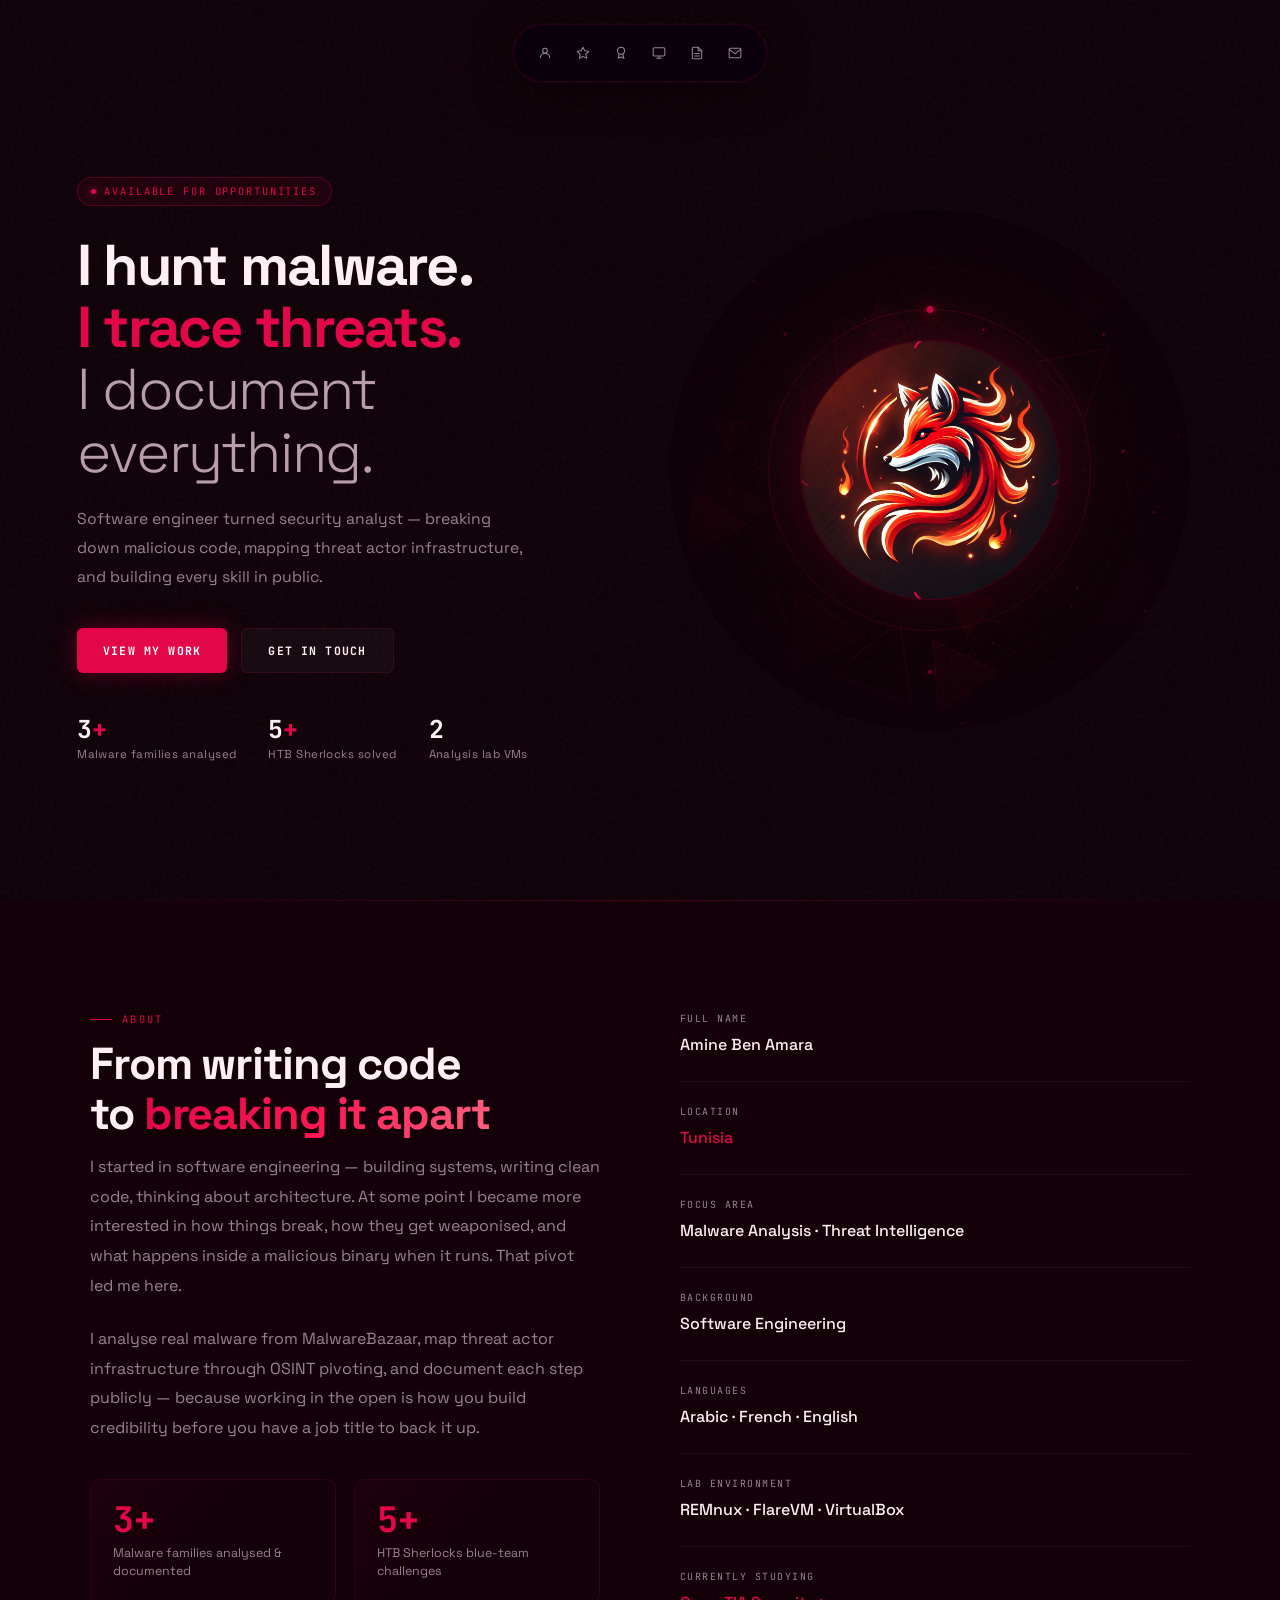
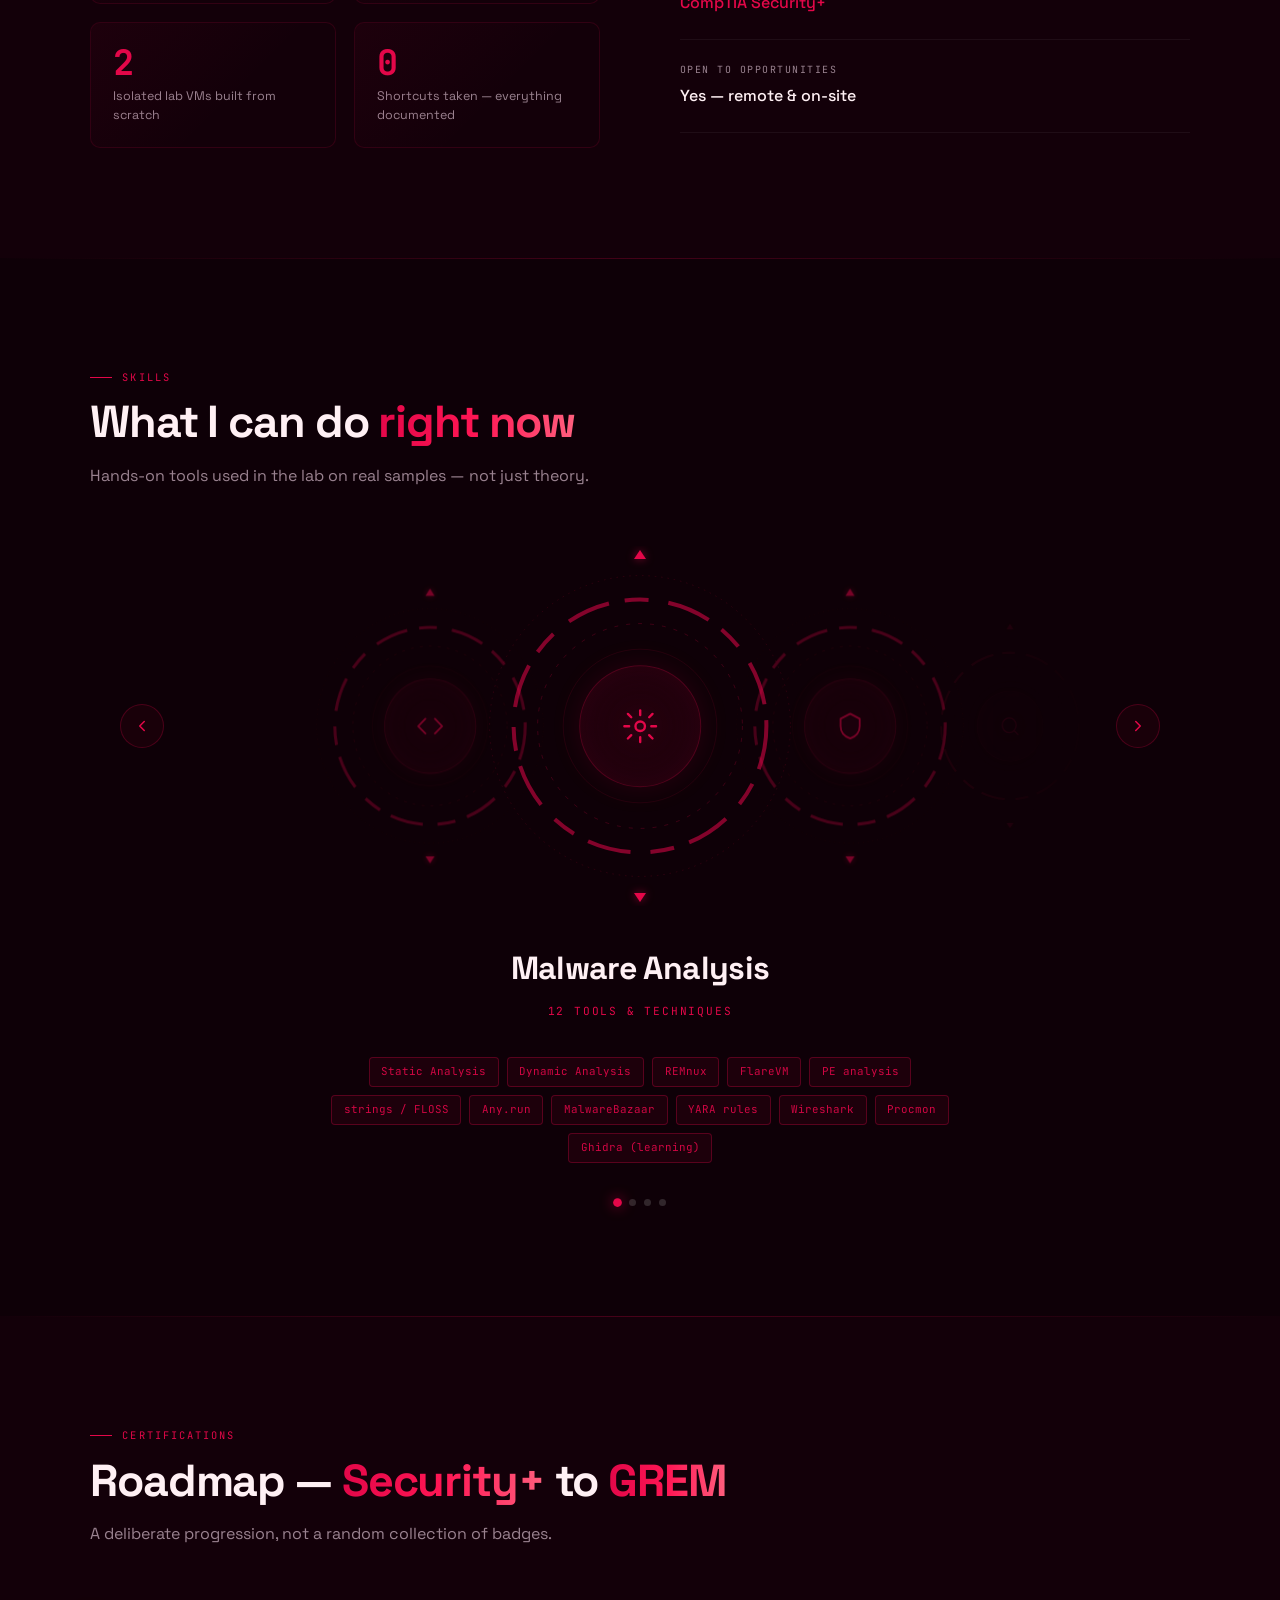
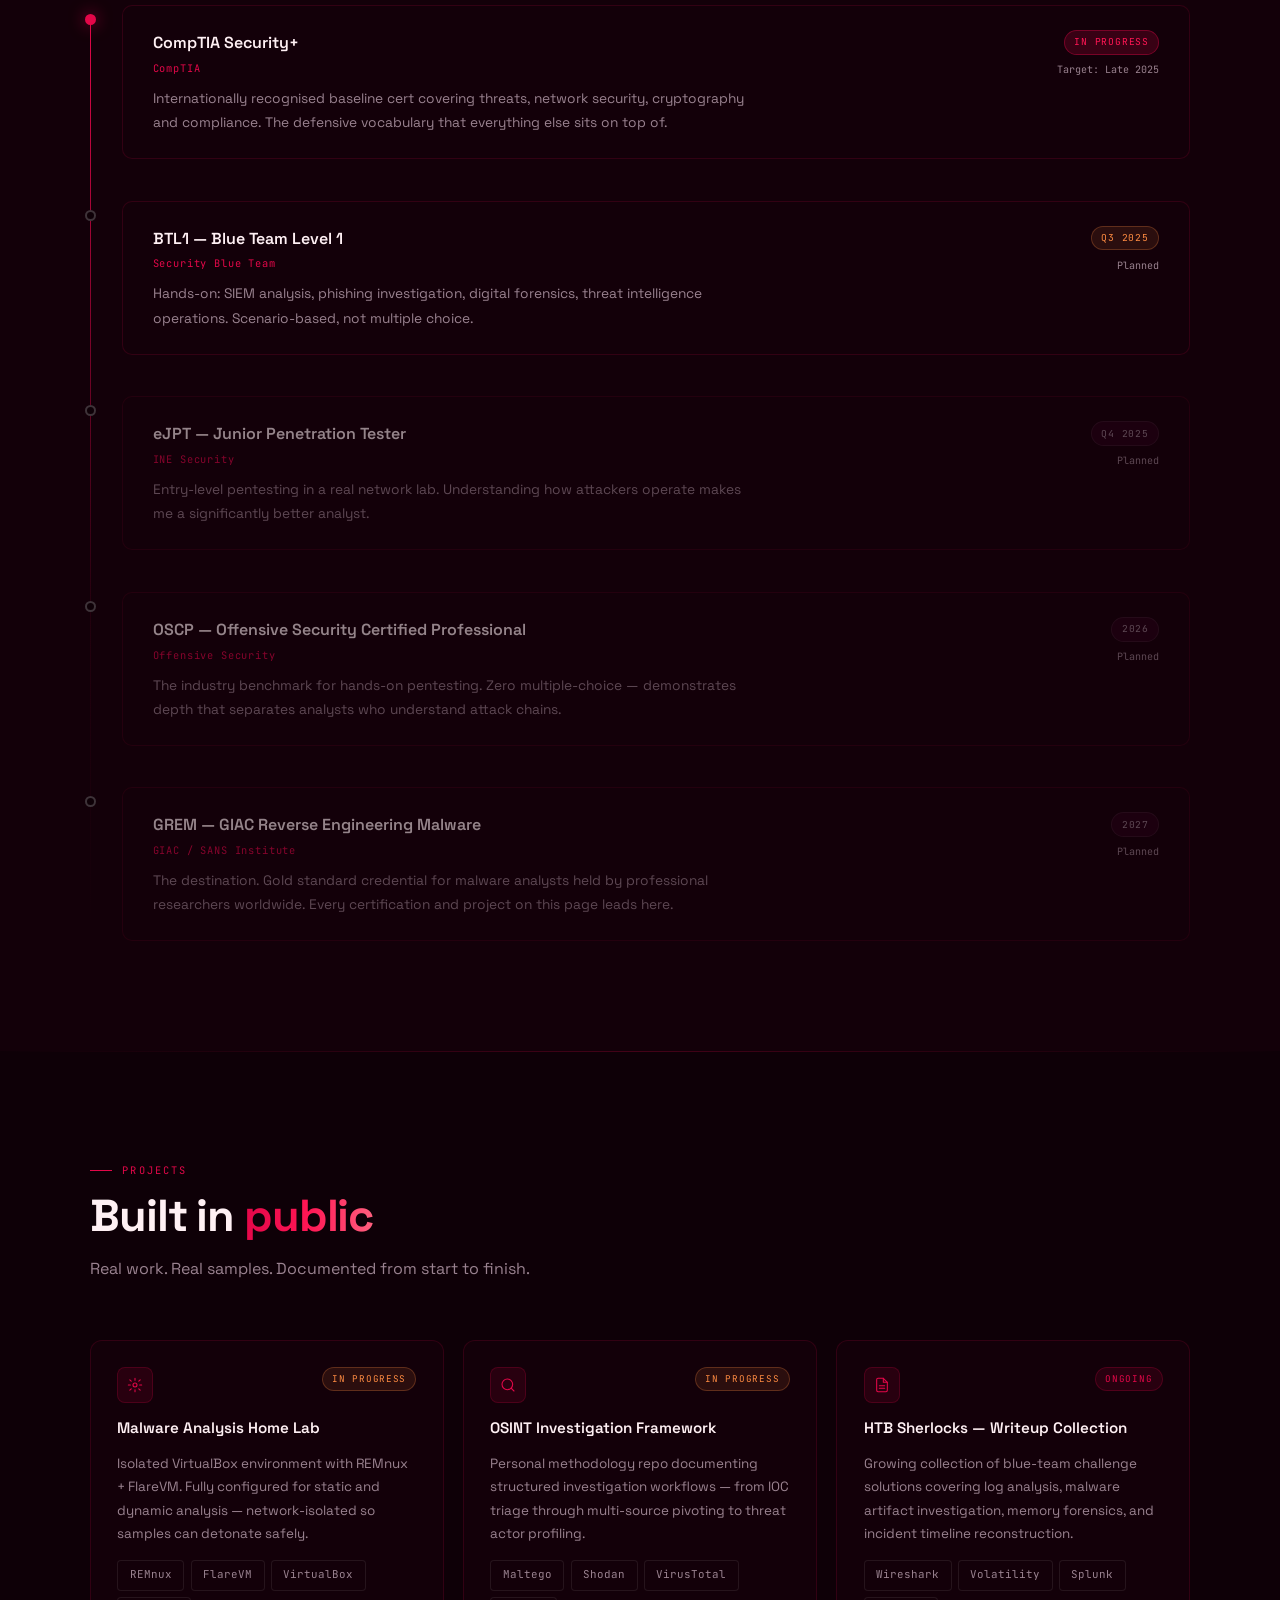
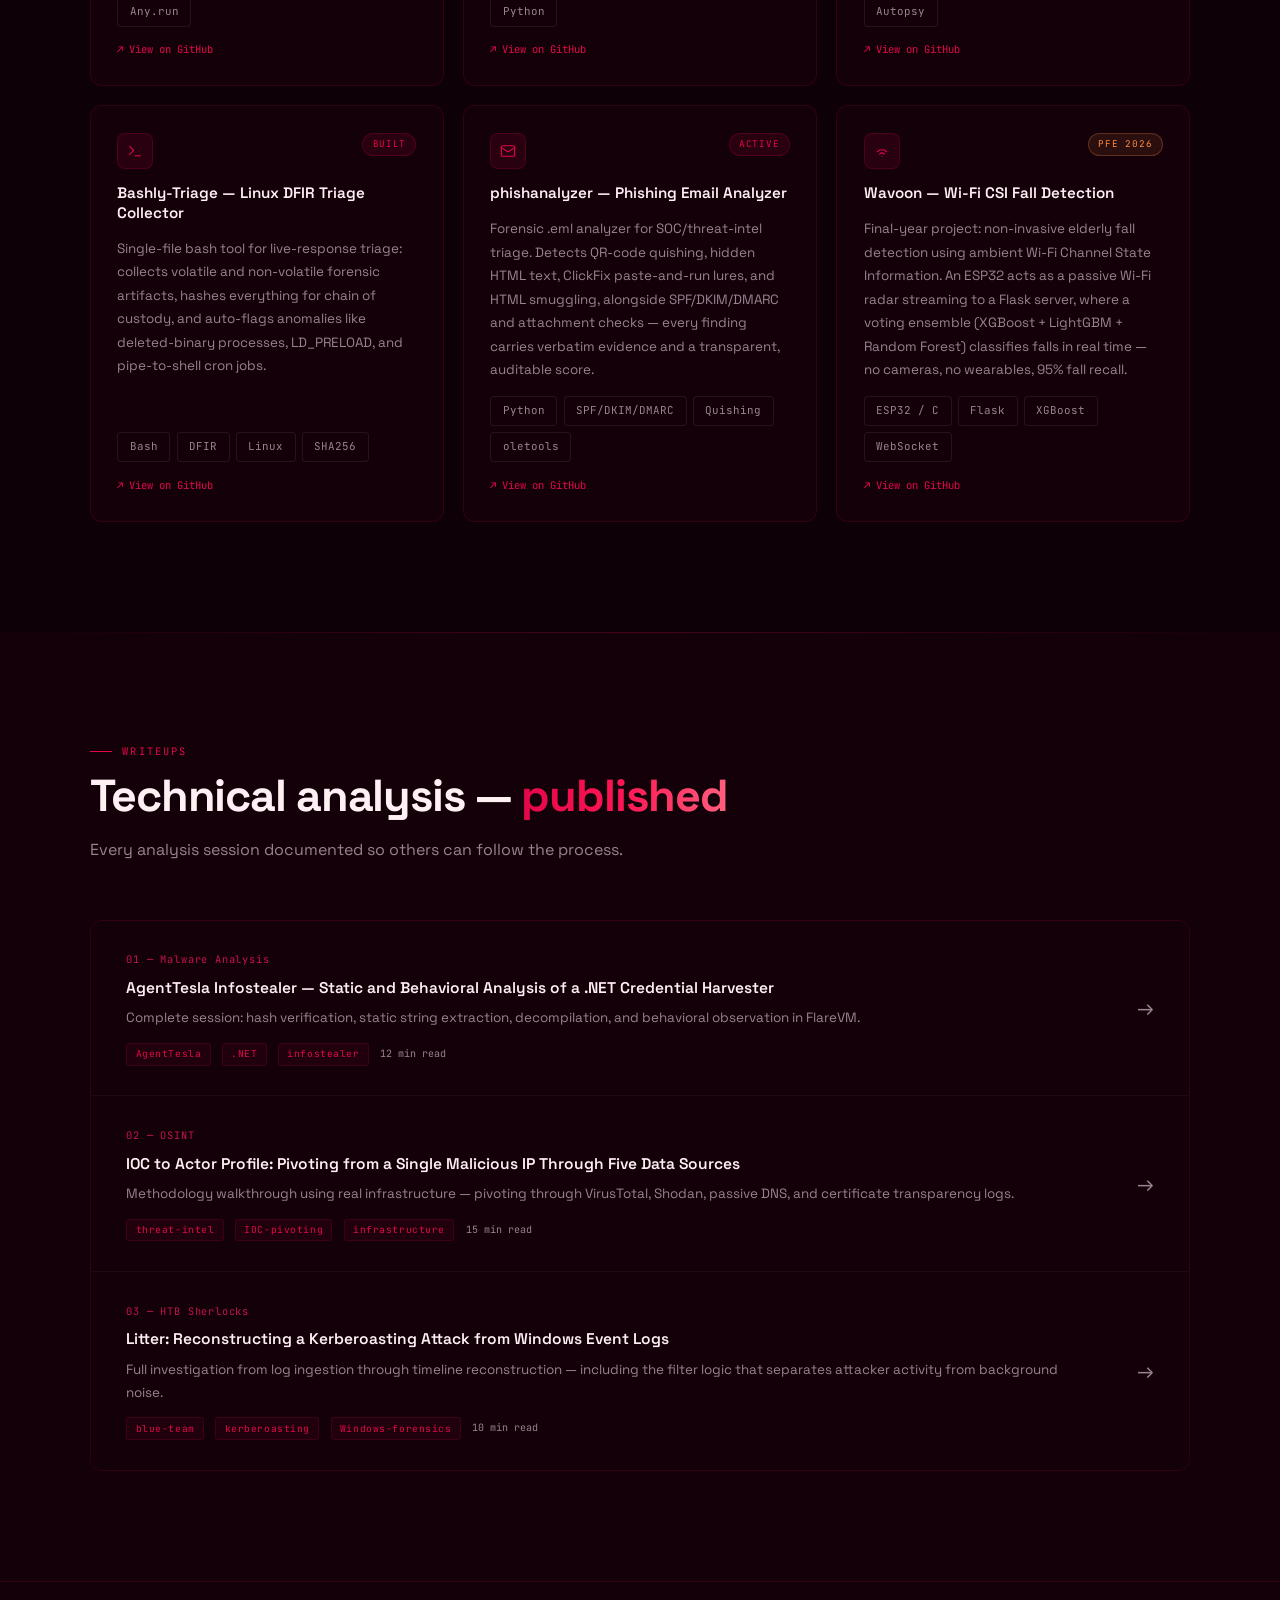
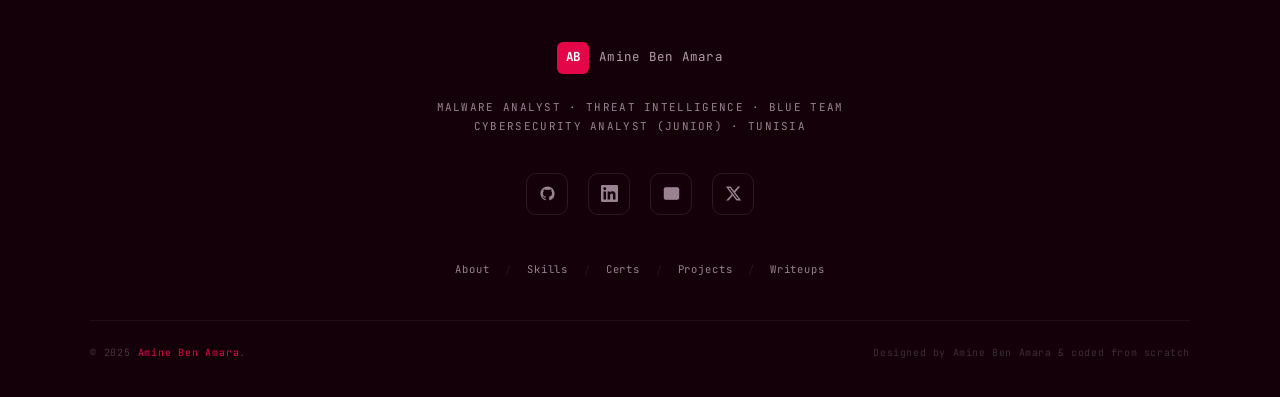
<file: index.html>
<!DOCTYPE html>
<html lang="en">
<head>
<meta charset="UTF-8"/>
<meta name="viewport" content="width=device-width, initial-scale=1.0"/>
<title>Amine Ben Amara — Malware Analyst</title>
<meta name="description" content="Cybersecurity analyst specialising in malware analysis and threat intelligence."/>
<link rel="icon" type="image/png" sizes="32x32" href="images/favicon-32x32.png"/>
<link rel="icon" type="image/png" sizes="16x16" href="images/favicon-16x16.png"/>
<link rel="shortcut icon" href="images/favicon.ico"/>
<link rel="preconnect" href="https://fonts.googleapis.com"/>
<link rel="preconnect" href="https://fonts.gstatic.com" crossorigin/>
<link href="https://fonts.googleapis.com/css2?family=Space+Grotesk:wght@300;400;500;600;700&family=JetBrains+Mono:wght@400;500;700&display=swap" rel="stylesheet"/>
<link rel="stylesheet" href="style.css"/>
</head>
<body>

<link rel="icon" href="images/favicon.ico" sizes="any">
<link rel="icon" type="image/png" sizes="32x32" href="images/favicon-32x32.png">
<link rel="icon" type="image/png" sizes="16x16" href="images/favicon-16x16.png">

<div id="flameCursor" class="flame-cursor">
  <svg viewBox="0 0 120 150" xmlns="http://www.w3.org/2000/svg">
    <defs>
      <linearGradient id="flameGradBody" x1="10%" y1="0%" x2="90%" y2="100%">
        <stop offset="0%"  stop-color="#3d000f"/>
        <stop offset="45%" stop-color="#8c0026"/>
        <stop offset="75%" stop-color="#e30749"/>
        <stop offset="100%" stop-color="#ff5f7e"/>
      </linearGradient>
      <radialGradient id="flameGradTip" cx="50%" cy="50%" r="50%">
        <stop offset="0%"  stop-color="#ffb3c1"/>
        <stop offset="55%" stop-color="#e30749"/>
        <stop offset="100%" stop-color="#5c0018"/>
      </radialGradient>
      <radialGradient id="swirlGlow" cx="50%" cy="50%" r="50%">
        <stop offset="0%" stop-color="#ff8fa3" stop-opacity=".9"/>
        <stop offset="100%" stop-color="#5c0018" stop-opacity="0"/>
      </radialGradient>
    </defs>
    <path class="flame-core" d="M14 8 L66 48 L48 54 L76 98 L58 110 L34 68 L20 86 Z"
          fill="url(#flameGradBody)" stroke="#20000a" stroke-width="2" stroke-linejoin="round"/>

    <g class="flame-swirl">
      <circle cx="40" cy="42" r="16" fill="url(#swirlGlow)"/>
      <path d="M40,33 C46,33 50,37 50,42 C50,48 45,52 40,52 C36,52 33,49 33,45 C33,42 35,40 38,40 C40,40 42,41 42,43"
            fill="none" stroke="#20000a" stroke-width="2.4" stroke-linecap="round"/>
    </g>
  </svg>
</div>
<div id="flameEmbers" class="flame-embers"></div>
<nav id="nav">
  <a href="#about" class="nav-item" data-section="about">
    <svg viewBox="0 0 24 24" fill="none" stroke="currentColor" stroke-width="1.8" stroke-linecap="round" stroke-linejoin="round"><circle cx="12" cy="8" r="4"/><path d="M4 20c0-4 3.6-7 8-7s8 3 8 7"/></svg>
    <span class="nav-label">About</span>
  </a>
  <a href="#skills" class="nav-item" data-section="skills">
    <svg viewBox="0 0 24 24" fill="none" stroke="currentColor" stroke-width="1.8" stroke-linecap="round" stroke-linejoin="round"><polygon points="12 2 15.09 8.26 22 9.27 17 14.14 18.18 21.02 12 17.77 5.82 21.02 7 14.14 2 9.27 8.91 8.26 12 2"/></svg>
    <span class="nav-label">Skills</span>
  </a>
  <a href="#certs" class="nav-item" data-section="certs">
    <svg viewBox="0 0 24 24" fill="none" stroke="currentColor" stroke-width="1.8" stroke-linecap="round" stroke-linejoin="round"><circle cx="12" cy="8" r="6"/><path d="M9 14l-2 7 5-2 5 2-2-7"/></svg>
    <span class="nav-label">Certs</span>
  </a>
  <a href="#projects" class="nav-item" data-section="projects">
    <svg viewBox="0 0 24 24" fill="none" stroke="currentColor" stroke-width="1.8" stroke-linecap="round" stroke-linejoin="round"><rect x="2" y="3" width="20" height="14" rx="2"/><path d="M8 21h8M12 17v4"/></svg>
    <span class="nav-label">Projects</span>
  </a>
  <a href="#writeups" class="nav-item" data-section="writeups">
    <svg viewBox="0 0 24 24" fill="none" stroke="currentColor" stroke-width="1.8" stroke-linecap="round" stroke-linejoin="round"><path d="M14 2H6a2 2 0 0 0-2 2v16a2 2 0 0 0 2 2h12a2 2 0 0 0 2-2V8z"/><polyline points="14 2 14 8 20 8"/><line x1="16" y1="13" x2="8" y2="13"/><line x1="16" y1="17" x2="8" y2="17"/></svg>
    <span class="nav-label">Writeups</span>
  </a>
  <a href="#contact" class="nav-item" data-section="contact">
    <svg viewBox="0 0 24 24" fill="none" stroke="currentColor" stroke-width="1.8" stroke-linecap="round" stroke-linejoin="round"><path d="M4 4h16c1.1 0 2 .9 2 2v12c0 1.1-.9 2-2 2H4c-1.1 0-2-.9-2-2V6c0-1.1.9-2 2-2z"/><polyline points="22,6 12,13 2,6"/></svg>
    <span class="nav-label">Contact</span>
  </a>
</nav>

<section id="hero">

  <!-- LEFT -->
  <div class="hero-left">
    <div class="hero-tag">
      <span class="tag-dot"></span>
      Available for opportunities
    </div>
    <h1 class="hero-h1">
      I hunt malware.<br>
      <span class="h1-accent">I trace threats.</span><br>
      <span class="h1-light">I document everything.</span>
    </h1>
    <p class="hero-sub">
      Software engineer turned security analyst — breaking down malicious code,
      mapping threat actor infrastructure, and building every skill in public.
    </p>
    <div class="hero-ctas">
      <a href="#projects" class="btn btn-primary">View my work</a>
      <a href="#contact"  class="btn btn-ghost">Get in touch</a>
    </div>
    <div class="hero-stats">
      <div class="hstat">
        <div class="hstat-num">3<span>+</span></div>
        <div class="hstat-label">Malware families analysed</div>
      </div>
      <div class="hstat">
        <div class="hstat-num">5<span>+</span></div>
        <div class="hstat-label">HTB Sherlocks solved</div>
      </div>
      <div class="hstat">
        <div class="hstat-num">2</div>
        <div class="hstat-label">Analysis lab VMs</div>
      </div>
    </div>
  </div>


  <div class="hero-right">

    
    <canvas class="hero-canvas" id="heroCanvas"></canvas>

    
    <svg class="hero-cage-svg" id="heroCageSvg" xmlns="http://www.w3.org/2000/svg"></svg>

    
    <div class="hero-circle-mask"></div>

    
    <div class="orbit-system">
      <div class="orbit-ring"><div class="orbit-dot"></div></div>
      <div class="orbit-ring"><div class="orbit-dot orbit-dot-sm" style="top:auto;bottom:-2px;left:50%;transform:translateX(-50%);"></div></div>
      <div class="orbit-ring"><div class="orbit-dot orbit-dot-sm" style="top:50%;left:auto;right:-2px;transform:translateY(-50%);"></div></div>
    </div>

    
    <div class="photo-frame">
      <img src="images/pic.png" alt="Amine Ben Amara">
      <div class="placeholder-inner">
        <div class="placeholder-icon">
          <svg viewBox="0 0 24 24"><circle cx="12" cy="8" r="4"/><path d="M4 20c0-4 3.6-7 8-7s8 3 8 7"/></svg>
        </div>
      </div>
      <div class="scanline"></div>
      <div class="glitch-bar"></div>
      <div class="corner-tr"></div>
      <div class="corner-bl"></div>
    </div>

  </div>

</section>

<section id="about" class="section">
  <div class="section-inner">
    <div class="about-layout">
      <div class="reveal">
        <div class="eyebrow">About</div>
        <h2 class="section-title">From writing code<br>to <span class="acc">breaking it apart</span></h2>
        <p class="section-body" style="margin-bottom:1.5rem">
          I started in software engineering — building systems, writing clean code, thinking about architecture.
          At some point I became more interested in how things break, how they get weaponised, and what happens
          inside a malicious binary when it runs. That pivot led me here.
        </p>
        <p class="section-body">
          I analyse real malware from MalwareBazaar, map threat actor infrastructure through OSINT pivoting,
          and document each step publicly — because working in the open is how you build credibility
          before you have a job title to back it up.
        </p>
        <div class="about-numbers">
          <div class="num-card reveal reveal-d1"><div class="num-big">3+</div><div class="num-label">Malware families analysed &amp; documented</div></div>
          <div class="num-card reveal reveal-d2"><div class="num-big">5+</div><div class="num-label">HTB Sherlocks blue-team challenges</div></div>
          <div class="num-card reveal reveal-d3"><div class="num-big">2</div><div class="num-label">Isolated lab VMs built from scratch</div></div>
          <div class="num-card reveal reveal-d4"><div class="num-big">0</div><div class="num-label">Shortcuts taken — everything documented</div></div>
        </div>
      </div>
      <div class="about-facts reveal reveal-d2">
        <div class="fact"><div class="fact-label">Full name</div><div class="fact-value">Amine Ben Amara</div></div>
        <div class="fact"><div class="fact-label">Location</div><div class="fact-value acc">Tunisia</div></div>
        <div class="fact"><div class="fact-label">Focus area</div><div class="fact-value">Malware Analysis · Threat Intelligence</div></div>
        <div class="fact"><div class="fact-label">Background</div><div class="fact-value">Software Engineering</div></div>
        <div class="fact"><div class="fact-label">Languages</div><div class="fact-value">Arabic · French · English</div></div>
        <div class="fact"><div class="fact-label">Lab environment</div><div class="fact-value">REMnux · FlareVM · VirtualBox</div></div>
        <div class="fact"><div class="fact-label">Currently studying</div><div class="fact-value acc">CompTIA Security+</div></div>
        <div class="fact"><div class="fact-label">Open to opportunities</div><div class="fact-value">Yes — remote &amp; on-site</div></div>
      </div>
    </div>
  </div>
</section>

<section id="skills" class="section">
  <div class="section-inner">
    <div class="reveal">
      <div class="eyebrow">Skills</div>
      <h2 class="section-title">What I can do <span class="acc">right now</span></h2>
      <p class="section-body" style="margin-bottom:0">Hands-on tools used in the lab on real samples — not just theory.</p>
    </div>
    <div class="skills-hud reveal reveal-d1" id="skillsHud">
      <div class="hud-stage">
        <button class="hud-nav hud-prev" id="hudPrev" aria-label="Previous skill category">
          <svg viewBox="0 0 24 24" fill="none" stroke="currentColor" stroke-width="2" stroke-linecap="round" stroke-linejoin="round"><polyline points="15 18 9 12 15 6"/></svg>
        </button>

        <div class="hud-track" id="hudTrack"></div>

        <button class="hud-nav hud-next" id="hudNext" aria-label="Next skill category">
      <svg viewBox="0 0 24 24" fill="none" stroke="currentColor" stroke-width="2" stroke-linecap="round" stroke-linejoin="round"><polyline points="9 18 15 12 9 6"/></svg>
    </button>
  </div>

  <div class="hud-caption" id="hudCaption">
    <div class="hud-caption-title" id="hudCaptionTitle"></div>
    <div class="hud-caption-sub" id="hudCaptionSub"></div>
  </div>

  <div class="hud-chips" id="hudChips"></div>
      <div class="hud-dots" id="hudDots"></div>
    </div>
    </div>
  </div>
</section>

<section id="certs" class="section">
  <div class="section-inner">
    <div class="reveal">
      <div class="eyebrow">Certifications</div>
      <h2 class="section-title">Roadmap — <span class="acc">Security+</span> to <span class="acc">GREM</span></h2>
      <p class="section-body" style="margin-bottom:0">A deliberate progression, not a random collection of badges.</p>
    </div>
    <div class="cert-list">
      <div class="cert-entry now reveal">
        <div class="cert-card">
          <div><div class="cert-name">CompTIA Security+</div><div class="cert-issuer">CompTIA</div><p class="cert-blurb">Internationally recognised baseline cert covering threats, network security, cryptography and compliance. The defensive vocabulary that everything else sits on top of.</p></div>
          <div class="cert-meta"><span class="badge badge-now">In progress</span><div class="cert-when">Target: Late 2025</div></div>
        </div>
      </div>
      <div class="cert-entry planned reveal">
        <div class="cert-card">
          <div><div class="cert-name">BTL1 — Blue Team Level 1</div><div class="cert-issuer">Security Blue Team</div><p class="cert-blurb">Hands-on: SIEM analysis, phishing investigation, digital forensics, threat intelligence operations. Scenario-based, not multiple choice.</p></div>
          <div class="cert-meta"><span class="badge badge-q3">Q3 2025</span><div class="cert-when">Planned</div></div>
        </div>
      </div>
      <div class="cert-entry planned reveal">
        <div class="cert-card dim">
          <div><div class="cert-name">eJPT — Junior Penetration Tester</div><div class="cert-issuer">INE Security</div><p class="cert-blurb">Entry-level pentesting in a real network lab. Understanding how attackers operate makes me a significantly better analyst.</p></div>
          <div class="cert-meta"><span class="badge badge-future">Q4 2025</span><div class="cert-when">Planned</div></div>
        </div>
      </div>
      <div class="cert-entry planned reveal">
        <div class="cert-card dim">
          <div><div class="cert-name">OSCP — Offensive Security Certified Professional</div><div class="cert-issuer">Offensive Security</div><p class="cert-blurb">The industry benchmark for hands-on pentesting. Zero multiple-choice — demonstrates depth that separates analysts who understand attack chains.</p></div>
          <div class="cert-meta"><span class="badge badge-future">2026</span><div class="cert-when">Planned</div></div>
        </div>
      </div>
      <div class="cert-entry planned reveal">
        <div class="cert-card dim">
          <div><div class="cert-name">GREM — GIAC Reverse Engineering Malware</div><div class="cert-issuer">GIAC / SANS Institute</div><p class="cert-blurb">The destination. Gold standard credential for malware analysts held by professional researchers worldwide. Every certification and project on this page leads here.</p></div>
          <div class="cert-meta"><span class="badge badge-future">2027</span><div class="cert-when">Planned</div></div>
        </div>
      </div>
    </div>
  </div>
</section>

<section id="projects" class="section">
  <div class="section-inner">
    <div class="reveal">
      <div class="eyebrow">Projects</div>
      <h2 class="section-title">Built in <span class="acc">public</span></h2>
      <p class="section-body" style="margin-bottom:0">Real work. Real samples. Documented from start to finish.</p>
    </div>
    <div class="project-grid">
      <div class="proj-card reveal">
        <div class="proj-top">
          <div class="proj-icon-wrap"><svg viewBox="0 0 24 24"><circle cx="12" cy="12" r="3"/><path d="M12 2v3M12 19v3M4.22 4.22l2.12 2.12M17.66 17.66l2.12 2.12M2 12h3M19 12h3M4.22 19.78l2.12-2.12M17.66 6.34l2.12-2.12"/></svg></div>
          <span class="proj-status status-build">In progress</span>
        </div>
        <div class="proj-name">Malware Analysis Home Lab</div>
        <p class="proj-desc">Isolated VirtualBox environment with REMnux + FlareVM. Fully configured for static and dynamic analysis — network-isolated so samples can detonate safely.</p>
        <div class="proj-tags"><span class="chip">REMnux</span><span class="chip">FlareVM</span><span class="chip">VirtualBox</span><span class="chip">Any.run</span></div>
        <a href="https://github.com/AminePYC/Malware-Analysis-Lab.git" class="proj-link">↗ View on GitHub</a>
      </div>
      <div class="proj-card reveal reveal-d1">
        <div class="proj-top">
          <div class="proj-icon-wrap"><svg viewBox="0 0 24 24"><circle cx="11" cy="11" r="8"/><path d="m21 21-4.35-4.35"/></svg></div>
          <span class="proj-status status-build">In progress</span>
        </div>
        <div class="proj-name">OSINT Investigation Framework</div>
        <p class="proj-desc">Personal methodology repo documenting structured investigation workflows — from IOC triage through multi-source pivoting to threat actor profiling.</p>
        <div class="proj-tags"><span class="chip">Maltego</span><span class="chip">Shodan</span><span class="chip">VirusTotal</span><span class="chip">Python</span></div>
        <a href="https://github.com/AminePYC/Osint-Investigation.git" class="proj-link">↗ View on GitHub</a>
      </div>
      <div class="proj-card reveal reveal-d2">
        <div class="proj-top">
          <div class="proj-icon-wrap"><svg viewBox="0 0 24 24"><path d="M14 2H6a2 2 0 0 0-2 2v16a2 2 0 0 0 2 2h12a2 2 0 0 0 2-2V8z"/><polyline points="14 2 14 8 20 8"/><line x1="16" y1="13" x2="8" y2="13"/><line x1="16" y1="17" x2="8" y2="17"/></svg></div>
          <span class="proj-status status-ongoing">Ongoing</span>
        </div>
        <div class="proj-name">HTB Sherlocks — Writeup Collection</div>
        <p class="proj-desc">Growing collection of blue-team challenge solutions covering log analysis, malware artifact investigation, memory forensics, and incident timeline reconstruction.</p>
        <div class="proj-tags"><span class="chip">Wireshark</span><span class="chip">Volatility</span><span class="chip">Splunk</span><span class="chip">Autopsy</span></div>
        <a href="https://github.com/AminePYC/HTB-Sherlocks-Writeups.git" class="proj-link">↗ View on GitHub</a>
      </div>
      <div class="proj-card reveal reveal-d1">
        <div class="proj-top">
          <div class="proj-icon-wrap"><svg viewBox="0 0 24 24"><polyline points="4 17 10 11 4 5"/><line x1="12" y1="19" x2="20" y2="19"/></svg></div>
          <span class="proj-status status-ongoing">Built</span>
        </div>
        <div class="proj-name">Bashly-Triage — Linux DFIR Triage Collector</div>
        <p class="proj-desc">Single-file bash tool for live-response triage: collects volatile and non-volatile forensic artifacts, hashes everything for chain of custody, and auto-flags anomalies like deleted-binary processes, LD_PRELOAD, and pipe-to-shell cron jobs.</p>
        <div class="proj-tags"><span class="chip">Bash</span><span class="chip">DFIR</span><span class="chip">Linux</span><span class="chip">SHA256</span></div>
        <a href="https://github.com/AminePYC/Bashly-Triage" class="proj-link">↗ View on GitHub</a>
      </div>
      <div class="proj-card reveal reveal-d2">
        <div class="proj-top">
          <div class="proj-icon-wrap"><svg viewBox="0 0 24 24"><rect x="2" y="4" width="20" height="16" rx="2"/><path d="m22 7-8.97 5.7a1.94 1.94 0 0 1-2.06 0L2 7"/></svg></div>
          <span class="proj-status status-ongoing">Active</span>
        </div>
        <div class="proj-name">phishanalyzer — Phishing Email Analyzer</div>
        <p class="proj-desc">Forensic .eml analyzer for SOC/threat-intel triage. Detects QR-code quishing, hidden HTML text, ClickFix paste-and-run lures, and HTML smuggling, alongside SPF/DKIM/DMARC and attachment checks — every finding carries verbatim evidence and a transparent, auditable score.</p>
        <div class="proj-tags"><span class="chip">Python</span><span class="chip">SPF/DKIM/DMARC</span><span class="chip">Quishing</span><span class="chip">oletools</span></div>
        <a href="https://github.com/AminePYC/phishing-email-analyzer.git" class="proj-link">↗ View on GitHub</a>
      </div>
      <div class="proj-card reveal reveal-d3">
        <div class="proj-top">
          <div class="proj-icon-wrap"><svg viewBox="0 0 24 24"><path d="M5 13a10 10 0 0 1 14 0"/><path d="M8.5 16.5a5 5 0 0 1 7 0"/><line x1="12" y1="20" x2="12.01" y2="20"/></svg></div>
          <span class="proj-status status-build">PFE 2026</span>
        </div>
        <div class="proj-name">Wavoon — Wi-Fi CSI Fall Detection</div>
        <p class="proj-desc">Final-year project: non-invasive elderly fall detection using ambient Wi-Fi Channel State Information. An ESP32 acts as a passive Wi-Fi radar streaming to a Flask server, where a voting ensemble (XGBoost + LightGBM + Random Forest) classifies falls in real time — no cameras, no wearables, 95% fall recall.</p>
        <div class="proj-tags"><span class="chip">ESP32 / C</span><span class="chip">Flask</span><span class="chip">XGBoost</span><span class="chip">WebSocket</span></div>
        <a href="https://github.com/AminePYC/Wavoon.git" class="proj-link">↗ View on GitHub</a>
      </div>
    </div>
  </div>
</section>

<section id="writeups" class="section">
  <div class="section-inner">
    <div class="reveal">
      <div class="eyebrow">Writeups</div>
      <h2 class="section-title">Technical analysis — <span class="acc">published</span></h2>
      <p class="section-body" style="margin-bottom:0">Every analysis session documented so others can follow the process.</p>
    </div>
    <div class="writeup-list" style="margin-top:3.5rem">
      <div class="wu-card reveal">
        <div>
          <div class="wu-num">01 — Malware Analysis</div>
          <div class="wu-title">AgentTesla Infostealer — Static and Behavioral Analysis of a .NET Credential Harvester</div>
          <p class="wu-excerpt">Complete session: hash verification, static string extraction, decompilation, and behavioral observation in FlareVM.</p>
          <div class="wu-meta"><span class="wu-tag">AgentTesla</span><span class="wu-tag">.NET</span><span class="wu-tag">infostealer</span><span class="wu-time">12 min read</span></div>
        </div>
        <div class="wu-arrow">→</div>
      </div>
      <div class="wu-card reveal reveal-d1">
        <div>
          <div class="wu-num">02 — OSINT</div>
          <div class="wu-title">IOC to Actor Profile: Pivoting from a Single Malicious IP Through Five Data Sources</div>
          <p class="wu-excerpt">Methodology walkthrough using real infrastructure — pivoting through VirusTotal, Shodan, passive DNS, and certificate transparency logs.</p>
          <div class="wu-meta"><span class="wu-tag">threat-intel</span><span class="wu-tag">IOC-pivoting</span><span class="wu-tag">infrastructure</span><span class="wu-time">15 min read</span></div>
        </div>
        <div class="wu-arrow">→</div>
      </div>
      <div class="wu-card reveal reveal-d2">
        <div>
          <div class="wu-num">03 — HTB Sherlocks</div>
          <div class="wu-title">Litter: Reconstructing a Kerberoasting Attack from Windows Event Logs</div>
          <p class="wu-excerpt">Full investigation from log ingestion through timeline reconstruction — including the filter logic that separates attacker activity from background noise.</p>
          <div class="wu-meta"><span class="wu-tag">blue-team</span><span class="wu-tag">kerberoasting</span><span class="wu-tag">Windows-forensics</span><span class="wu-time">10 min read</span></div>
        </div>
        <div class="wu-arrow">→</div>
      </div>
    </div>
  </div>
</section>

<footer id="contact">
  <div class="footer-inner">
    <div class="footer-brand">
      <div class="footer-mark">AB</div>
      <span class="footer-name">Amine Ben Amara</span>
    </div>
    <p class="footer-tagline">Malware Analyst · Threat Intelligence · Blue Team<br>Cybersecurity Analyst (Junior) · Tunisia</p>
    <div class="footer-socials">
      <a href="https://github.com/AminePYC/" class="social-link" title="GitHub" target="_blank" rel="noopener">
        <svg viewBox="0 0 24 24"><path d="M12 2C6.477 2 2 6.484 2 12.017c0 4.425 2.865 8.18 6.839 9.504.5.092.682-.217.682-.483 0-.237-.008-.868-.013-1.703-2.782.605-3.369-1.343-3.369-1.343-.454-1.158-1.11-1.466-1.11-1.466-.908-.62.069-.608.069-.608 1.003.07 1.531 1.032 1.531 1.032.892 1.53 2.341 1.088 2.91.832.092-.647.35-1.088.636-1.338-2.22-.253-4.555-1.113-4.555-4.951 0-1.093.39-1.988 1.029-2.688-.103-.253-.446-1.272.098-2.65 0 0 .84-.27 2.75 1.026A9.564 9.564 0 0 1 12 6.844a9.59 9.59 0 0 1 2.504.337c1.909-1.296 2.747-1.027 2.747-1.027.546 1.379.202 2.398.1 2.651.64.7 1.028 1.595 1.028 2.688 0 3.848-2.339 4.695-4.566 4.943.359.309.678.92.678 1.855 0 1.338-.012 2.419-.012 2.747 0 .268.18.58.688.482A10.02 10.02 0 0 0 22 12.017C22 6.484 17.522 2 12 2z"/></svg>
      </a>
      <a href="https://www.linkedin.com/in/amine-ben-amara/" class="social-link" title="LinkedIn" target="_blank" rel="noopener">
        <svg viewBox="0 0 24 24"><path d="M20.447 20.452h-3.554v-5.569c0-1.328-.027-3.037-1.852-3.037-1.853 0-2.136 1.445-2.136 2.939v5.667H9.351V9h3.414v1.561h.046c.477-.9 1.637-1.85 3.37-1.85 3.601 0 4.267 2.37 4.267 5.455v6.286zM5.337 7.433a2.062 2.062 0 0 1-2.063-2.065 2.064 2.064 0 1 1 2.063 2.065zm1.782 13.019H3.555V9h3.564v11.452zM22.225 0H1.771C.792 0 0 .774 0 1.729v20.542C0 23.227.792 24 1.771 24h20.451C23.2 24 24 23.227 24 22.271V1.729C24 .774 23.2 0 22.222 0h.003z"/></svg>
      </a>
      <a href="mailto:amine.b.amara@protonmail.com" class="social-link" title="Email">
        <svg viewBox="0 0 24 24" fill="none" stroke="currentColor" stroke-width="1.8" stroke-linecap="round" stroke-linejoin="round"><path d="M4 4h16c1.1 0 2 .9 2 2v12c0 1.1-.9 2-2 2H4c-1.1 0-2-.9-2-2V6c0-1.1.9-2 2-2z"/><polyline points="22,6 12,13 2,6"/></svg>
      </a>
      <a href="https://twitter.com/yourhandle" class="social-link" title="Twitter / X" target="_blank" rel="noopener">
        <svg viewBox="0 0 24 24"><path d="M18.244 2.25h3.308l-7.227 8.26 8.502 11.24H16.17l-5.214-6.817L4.99 21.75H1.68l7.73-8.835L1.254 2.25H8.08l4.713 6.231zm-1.161 17.52h1.833L7.084 4.126H5.117z"/></svg>
      </a>
    </div>
    <div class="footer-links">
      <a href="#about">About</a><span class="footer-sep">/</span>
      <a href="#skills">Skills</a><span class="footer-sep">/</span>
      <a href="#certs">Certs</a><span class="footer-sep">/</span>
      <a href="#projects">Projects</a><span class="footer-sep">/</span>
      <a href="#writeups">Writeups</a>
    </div>
    <div class="footer-bottom">
      <div class="footer-copy">&copy; 2025 <span>Amine Ben Amara</span>.</div>
      <div class="footer-made">Designed by Amine Ben Amara &amp; coded from scratch</div>
    </div>
  </div>
</footer>

<script src="script.js"></script>
</body>
</html>
</file>
<file: style.css>
:root {
  --black:   #0E0007;
  --dark:    #130009;
  --panel:   #130009;
  --panel2:  #240115;
  --red:     #e30749;
  --red2:    #ff1654;
  --red-dim: #7a0028;
  --white:   #FFF0F4;
  --grey:    #9A8290;   /* lightened for readable contrast */
  --grey2:   #B89DAA;   /* lightened for readable contrast */
  --border:  rgba(227,7,73,0.15);
  --glow:    rgba(227,7,73,0.25);
  --mono:    'JetBrains Mono', monospace;
  --sans:    'Space Grotesk', sans-serif;
}


*,*::before,*::after{box-sizing:border-box;margin:0;padding:0}
html{scroll-behavior:smooth;font-size:16px;scrollbar-color:var(--red-dim) var(--black);scrollbar-width:thin}
body{
  background:var(--black);
  color:var(--white);
  font-family:var(--sans);
  line-height:1.65;
  overflow-x:hidden;
  cursor:none;
}
a{color:inherit;text-decoration:none}
img{display:block;max-width:100%}

::selection{background:rgba(227,7,73,.35);color:#fff}
::-webkit-scrollbar{width:8px}
::-webkit-scrollbar-track{background:var(--black)}
::-webkit-scrollbar-thumb{background:var(--red-dim);border-radius:8px}
::-webkit-scrollbar-thumb:hover{background:var(--red)}

/* keyboard focus (needed because the native cursor is hidden) */
a:focus-visible,button:focus-visible{outline:2px solid var(--red);outline-offset:3px;border-radius:6px}


.flame-cursor{
  position:fixed;top:0;left:0;
  width:46px;height:60px;
  pointer-events:none;z-index:9999;
  transform:translate(-11%,-5%);
  transition:width .25s,height .25s,filter .25s,opacity .2s;
  filter:drop-shadow(0 0 10px rgba(227,7,73,.55)) drop-shadow(0 0 22px rgba(227,7,73,.25));
  will-change:left,top;
}
.flame-embers{position:fixed;top:0;left:0;width:0;height:0;pointer-events:none;z-index:9998}
.ember{
  position:fixed;border-radius:50%;
  background:radial-gradient(circle,#f8901a 0%,#e91e1e 40%,#e30749 70%,transparent 78%);
  pointer-events:none;z-index:9998;
  will-change:transform,opacity;
  animation:emberFloat .9s ease-out forwards;
}
@keyframes emberFloat{
  0%{opacity:.9;transform:translate(-50%,-50%) scale(1)}
  100%{opacity:0;transform:translate(calc(-50% + var(--dx)),calc(-50% + var(--dy))) scale(.2)}
}
.flame-cursor svg{width:100%;height:100%;display:block}

.flame-layer{transform-box:fill-box;transform-origin:50% 100%}
.flame-a{animation:flameFlickerA 1.9s ease-in-out infinite}
.flame-b{animation:flameFlickerB 2.4s ease-in-out infinite .2s}
.flame-c{animation:flameFlickerC 2.1s ease-in-out infinite .4s}

@keyframes flameFlickerA{
  0%,100%{transform:scale(1,1) rotate(0deg);opacity:.9}
  30%{transform:scale(1.08,1.14) rotate(-4deg);opacity:1}
  60%{transform:scale(.94,1.05) rotate(3deg);opacity:.8}
}
@keyframes flameFlickerB{
  0%,100%{transform:scale(1,1) rotate(0deg);opacity:.85}
  40%{transform:scale(1.1,1.16) rotate(5deg);opacity:1}
  70%{transform:scale(.92,.98) rotate(-3deg);opacity:.75}
}
@keyframes flameFlickerC{
  0%,100%{transform:scale(1,1) rotate(0deg);opacity:.9}
  35%{transform:scale(1.06,1.2) rotate(-3deg);opacity:1}
  65%{transform:scale(.95,1.02) rotate(4deg);opacity:.8}
}

.flame-swirl{transform-box:fill-box;transform-origin:center;animation:swirlPulse 2.6s ease-in-out infinite}
@keyframes swirlPulse{
  0%,100%{opacity:.85;transform:scale(1)}
  50%{opacity:1;transform:scale(1.08)}
}

body:has(a:hover) .flame-cursor,
body:has(button:hover) .flame-cursor{
  width:54px;height:68px;
  filter:drop-shadow(0 0 16px rgba(227,7,73,.8)) drop-shadow(0 0 30px rgba(227,7,73,.4));
}

#nav {
  position: fixed;
  top: 24px;
  left: 50%;
  transform: translateX(-50%);
  z-index: 500;
  display: flex;
  align-items: center;
  gap: 4px;
  background: rgba(9, 0, 13, 0.92);
  backdrop-filter: blur(28px) saturate(180%);
  border: 1px solid var(--border);
  border-radius: 9999px;
  padding: 10px 14px;
  box-shadow:
    0 8px 40px rgba(0, 0, 0, 0.6),
    0 0 0 1px rgba(227, 7, 73, 0.08);
  transition: all 0.35s cubic-bezier(0.4, 0, 0.2, 1);
}
#nav:hover{box-shadow:0 4px 40px rgba(227,7,73,.12),0 0 0 1px rgba(227,7,73,.1)}

.nav-item{
  position:relative;display:flex;align-items:center;
  gap:0;height:36px;padding:0 10px;
  border-radius:100px;
  color:var(--grey);
  font-family:var(--mono);font-size:.65rem;
  letter-spacing:.1em;text-transform:uppercase;
  cursor:none;
  transition:color .2s,background .2s;
  white-space:nowrap;overflow:hidden;
}
.nav-item svg{width:14px;height:14px;flex-shrink:0;transition:transform .2s}
.nav-label{
  max-width:0;overflow:hidden;opacity:0;
  transition:max-width .25s ease,opacity .2s ease,margin .25s ease;
  margin-left:0;
}
.nav-item:hover,.nav-item.active{
  background:rgba(227,7,73,.1);
  color:var(--red);
}
.nav-item:hover .nav-label,.nav-item.active .nav-label{
  max-width:80px;opacity:1;margin-left:6px;
}
.nav-item:hover svg{transform:scale(1.1)}


#hero{
  position:relative;
  min-height:100vh;
  display:grid;
  grid-template-columns:1fr 1fr;
  align-items:center;
  padding:100px 6vw 60px;
  overflow:hidden;
  gap:2rem;
}

#hero::before{
  content:'';position:absolute;inset:0;
  background-image:url("data:image/svg+xml,%3Csvg viewBox='0 0 256 256' xmlns='http://www.w3.org/2000/svg'%3E%3Cfilter id='n'%3E%3CfeTurbulence type='fractalNoise' baseFrequency='0.9' numOctaves='4' stitchTiles='stitch'/%3E%3C/filter%3E%3Crect width='100%25' height='100%25' filter='url(%23n)' opacity='0.035'/%3E%3C/svg%3E");
  pointer-events:none;z-index:1;
}

/* ---- LEFT: text ---- */
.hero-left {
  position: relative;
  z-index: 2;
}
.hero-tag{
  display:inline-flex;align-items:center;gap:.5rem;
  font-family:var(--mono);font-size:.65rem;
  color:var(--red);letter-spacing:.18em;text-transform:uppercase;
  margin-bottom:1.75rem;
  padding:.32rem .85rem;
  border:1px solid rgba(227,7,73,.28);
  border-radius:100px;
  background:rgba(227,7,73,.07);
}
.tag-dot{
  width:5px;height:5px;
  background:var(--red);border-radius:50%;
  box-shadow:0 0 8px var(--red);
  animation:pulse 2s ease-in-out infinite;
}
@keyframes pulse{0%,100%{opacity:1}50%{opacity:.35}}

.hero-h1{
  font-size:clamp(2.2rem,4.5vw,3.8rem);
  font-weight:700;
  line-height:1.08;
  letter-spacing:-.03em;
  margin-bottom:1.4rem;
}
.hero-h1 .h1-accent{color:var(--red)}
.hero-h1 .h1-light{color:var(--grey2);font-weight:300}

.hero-sub{
  font-size:.98rem;
  color:var(--grey);
  line-height:1.85;
  max-width:460px;
  margin-bottom:2.25rem;
}

.hero-ctas{
  display:flex;gap:.85rem;flex-wrap:wrap;
  margin-bottom:2.75rem;
}

.btn{
  display:inline-flex;align-items:center;gap:.45rem;
  padding:.75rem 1.65rem;
  border-radius:6px;
  font-family:var(--mono);font-size:.72rem;
  font-weight:700;letter-spacing:.1em;text-transform:uppercase;
  cursor:none;
  transition:transform .15s,box-shadow .15s,border-color .15s,color .15s;
}
.btn:hover{transform:translateY(-2px)}
.btn-primary{
  background:var(--red);
  color:#fff;
  box-shadow:0 0 22px rgba(227,7,73,.35);
}
.btn-primary:hover{box-shadow:0 0 40px rgba(227,7,73,.6)}
.btn-ghost{
  border:1px solid var(--border);
  color:var(--white);
  background:rgba(255,255,255,.03);
}
.btn-ghost:hover{border-color:var(--red);color:var(--red);box-shadow:0 0 18px rgba(227,7,73,.12)}

.hero-stats{
  display:flex;gap:2rem;flex-wrap:wrap;
}
.hstat{display:flex;flex-direction:column;gap:.2rem}
.hstat-num{
  font-family:var(--mono);
  font-size:1.55rem;font-weight:700;
  color:var(--white);line-height:1;
}
.hstat-num span{color:var(--red)}
.hstat-label{font-size:.72rem;color:var(--grey);letter-spacing:.04em}


.hero-right {
  position: relative;
  display: flex;
  align-items: center;
  justify-content: center;
  z-index: 2;
  aspect-ratio: 1 / 1;
  max-width: 520px;
  width: 100%;
  margin: 0 auto;
  border-radius: 50%;
  overflow: visible; 
}

.hero-circle-mask {
  position: absolute;
  inset: 0;
  border-radius: 50%;

  background: radial-gradient(
    circle at center,
    transparent 38%,
    rgba(14, 0, 7, 0.55) 62%,
    rgba(14, 0, 7, 0.92) 78%,
    rgba(14, 0, 7, 1) 92%
  );
  pointer-events: none;
  z-index: 8;
}


.hero-canvas {
  position: absolute;
  inset: 0;
  width: 100%;
  height: 100%;
  border-radius: 50%;
  pointer-events: none;
  z-index: 0;
}


.hero-cage-svg {
  position: absolute;
  inset: 0;
  width: 100%;
  height: 100%;
  border-radius: 50%;
  pointer-events: none;
  z-index: 5;
}


.orbit-system {
  position: absolute;
  inset: 0;
  display: flex;
  align-items: center;
  justify-content: center;
  z-index: 2;
}

.orbit-ring {
  position: absolute;
  border-radius: 50%;
  border: 1px solid rgba(227, 7, 73, .2);
  animation: hero-spin 18s linear infinite;
}

.orbit-ring:nth-child(1) { width: 62%; height: 62%; }
.orbit-ring:nth-child(2) { width: 78%; height: 78%; border-color: rgba(227,7,73,.08); animation-duration: 28s; animation-direction: reverse; }
.orbit-ring:nth-child(3) { width: 46%; height: 46%; border-color: rgba(227,7,73,.14); animation-duration: 12s; }

.orbit-dot {
  position: absolute;
  width: 7px; height: 7px;
  background: #e30749;
  border-radius: 50%;
  box-shadow: 0 0 14px #e30749, 0 0 28px rgba(227,7,73,.5);
  top: -3.5px; left: 50%;
  transform: translateX(-50%);
}
.orbit-dot-sm {
  width: 4px; height: 4px;
  background: rgba(227,7,73,.7);
  box-shadow: 0 0 8px #e30749;
}

@keyframes hero-spin { to { transform: rotate(360deg); } }
.photo-frame {
  position: relative;
  z-index: 10;
  width: 260px; height: 260px;
  border-radius: 50%;
  border: 1px solid rgba(227, 7, 73, .28);
  background: var(--panel);
  overflow: hidden;
  box-shadow:
    0 0 60px rgba(227,7,73,.18),
    0 0 120px rgba(227,7,73,.08),
    0 24px 60px rgba(0,0,0,.8);
  flex-shrink: 0;
}
.photo-frame img {
  width: 100%; height: 100%;
  object-fit: cover; object-position: top center;
  display: block;
}

.photo-frame::before, .photo-frame::after,
.corner-tr, .corner-bl {
  content: '';
  position: absolute;
  width: 36px; height: 36px;
  z-index: 3;
  pointer-events: none;
  border-radius: 50%;
}
.photo-frame::before {
  top: -4px; left: 50%;
  margin-left: -18px;
  border-top: 2px solid #e30749;
  border-right: 2px solid transparent;
  border-left: 2px solid transparent;
  border-bottom: 2px solid transparent;
  transform: rotate(-20deg);
}
.photo-frame::after {
  bottom: -4px; left: 50%;
  margin-left: -18px;
  border-bottom: 2px solid #e30749;
  border-right: 2px solid transparent;
  border-left: 2px solid transparent;
  border-top: 2px solid transparent;
  transform: rotate(20deg);
}
.corner-tr {
  top: 50%; right: -4px;
  margin-top: -18px;
  border-right: 2px solid rgba(227,7,73,.4);
  border-top: 2px solid transparent;
  border-bottom: 2px solid transparent;
  border-left: 2px solid transparent;
  transform: rotate(20deg);
}
.corner-bl {
  top: 50%; left: -4px;
  margin-top: -18px;
  border-left: 2px solid rgba(227,7,73,.4);
  border-top: 2px solid transparent;
  border-bottom: 2px solid transparent;
  border-right: 2px solid transparent;
  transform: rotate(-20deg);
}

.scanline {
  position: absolute;
  left: 0; right: 0;
  height: 2px;
  background: linear-gradient(90deg, transparent, rgba(227,7,73,.25), transparent);
  animation: hero-scan 3.5s ease-in-out infinite;
  z-index: 4; pointer-events: none;
}
@keyframes hero-scan {
  0%   { top: 0; opacity: 0; }
  10%  { opacity: 1; }
  90%  { opacity: 1; }
  100% { top: 100%; opacity: 0; }
}
.glitch-bar {
  position: absolute;
  left: 0; right: 0; height: 3px;
  background: rgba(227,7,73,.15);
  animation: hero-glitch 6s step-start infinite;
  z-index: 4; pointer-events: none;
}
@keyframes hero-glitch {
  0%,100% { top:20%; opacity:0; }
  3%  { opacity:1; top:30%; transform:translateX(4px); }
  4%  { opacity:0; }
  47% { opacity:0; top:60%; }
  49% { opacity:1; top:58%; transform:translateX(-3px); }
  51% { opacity:0; }
}


.tag-chip {
  position: absolute;
  font-family: var(--mono);
  font-size: 9px;
  letter-spacing: .12em;
  color: rgba(227,7,73,.7);
  border: 1px solid rgba(227,7,73,.25);
  padding: 3px 8px;
  border-radius: 4px;
  background: rgba(14,0,7,.85);
  z-index: 12;
  pointer-events: none;
  animation: chipPulse 4s ease-in-out infinite;
  white-space: nowrap;
  backdrop-filter: blur(4px);
}
.tag-chip-top  { top: -14px; left: 50%; transform: translateX(-50%); }
.tag-chip-side { top: 50%; right: -62px; transform: translateY(-50%); }
@keyframes chipPulse { 0%,100%{opacity:.5} 50%{opacity:1} }


.placeholder-inner {
  width:100%; height:100%;
  display:flex; flex-direction:column;
  align-items:center; justify-content:center; gap:10px;
}
.placeholder-icon {
  width:56px; height:56px;
  border:2px dashed rgba(227,7,73,.35);
  border-radius:50%;
  display:flex; align-items:center; justify-content:center;
}
.placeholder-icon svg { width:22px; height:22px; stroke:rgba(227,7,73,.5); fill:none; stroke-width:1.5; stroke-linecap:round; stroke-linejoin:round; }
.placeholder-text { font-family:var(--mono); font-size:.65rem; color:rgba(227,7,73,.45); letter-spacing:.1em; text-align:center; line-height:1.6; }


.scroll-cue {
  position: absolute;
  bottom: 2.5rem;
  right: 6vw;
  z-index: 5;
  display: flex;
  flex-direction: column;
  align-items: center;
  gap: 1rem;
  font-family: var(--mono);
  color: var(--grey);
  animation: fadeUp 1.2s 1s both;
}
.scroll-text {
  font-size: 0.68rem;
  letter-spacing: 0.18em;
  text-transform: uppercase;
  font-weight: 500;
  opacity: 0.85;
}
.scroll-container {
  position: relative;
  width: 2px;
  height: 52px;
  display: flex;
  align-items: center;
  justify-content: center;
}
.scroll-line {
  position: absolute;
  width: 1px;
  height: 100%;
  background: linear-gradient(to bottom, transparent 10%, var(--red) 30%, var(--red) 70%, transparent 90%);
  animation: drip 2.2s ease-in-out infinite;
}
.scroll-dot {
  position: absolute;
  width: 5px; height: 5px;
  background: var(--red);
  border-radius: 50%;
  box-shadow: 0 0 12px var(--red), 0 0 22px rgba(227,7,73,.6);
  animation: scrollDot 2.2s ease-in-out infinite;
}
@keyframes fadeUp { from{opacity:0;transform:translateY(20px)} to{opacity:1;transform:translateY(0)} }
@keyframes drip   { 0%,100%{opacity:.4} 50%{opacity:1} }
@keyframes scrollDot {
  0%   { transform:translateY(-20px); opacity:0; }
  30%  { opacity:1; }
  70%  { opacity:1; }
  100% { transform:translateY(20px); opacity:0; }
}


.section{
  padding:110px 6vw;position:relative;
  /* soft glowing divider instead of a hard colour cut */
  border-top:1px solid transparent;
  border-image:linear-gradient(90deg,transparent,rgba(227,7,73,.25),transparent) 1;
}
.section-inner{max-width:1100px;margin:0 auto}

.eyebrow{
  font-family:var(--mono);font-size:.65rem;
  color:var(--red);letter-spacing:.2em;text-transform:uppercase;
  margin-bottom:.7rem;
  display:flex;align-items:center;gap:.65rem;
}
.eyebrow::before{content:'';display:block;width:22px;height:1px;background:var(--red)}
.section-title{
  font-size:clamp(1.8rem,3.8vw,2.8rem);
  font-weight:700;letter-spacing:-.025em;line-height:1.1;
  margin-bottom:.9rem;
}
.section-title .acc{
  color:var(--red);
  background:linear-gradient(90deg,var(--red),var(--red2),#ff5f7e);
  -webkit-background-clip:text;background-clip:text;
  -webkit-text-fill-color:transparent;color:transparent;
  -webkit-box-decoration-break:clone;box-decoration-break:clone;
}
.section-body{
  color:var(--grey);font-size:1rem;
  line-height:1.85;max-width:680px;
}
.reveal{
  opacity:0;transform:translateY(26px);
  transition:opacity .65s ease,transform .65s ease;
}
.reveal.in{opacity:1;transform:none}
.reveal-d1{transition-delay:.1s;--d:.1s}
.reveal-d2{transition-delay:.2s;--d:.2s}
.reveal-d3{transition-delay:.3s;--d:.3s}
.reveal-d4{transition-delay:.4s;--d:.4s}


#about{background:var(--dark)}
.about-layout{
  display:grid;grid-template-columns:1fr 1fr;
  gap:5rem;align-items:start;
}
.about-facts{display:flex;flex-direction:column;gap:0}
.fact{
  padding:1.4rem 0;
  border-bottom:1px solid rgba(255,255,255,.05);
  display:flex;flex-direction:column;gap:.28rem;
}
.fact:first-child{padding-top:0}
.fact-label{font-family:var(--mono);font-size:.62rem;color:var(--grey);letter-spacing:.15em;text-transform:uppercase}
.fact-value{font-size:1rem;font-weight:500;color:var(--white)}
.fact-value.acc{color:var(--red)}

.about-numbers{display:grid;grid-template-columns:1fr 1fr;gap:1.1rem;margin-top:2.25rem}
.num-card{
  background:var(--panel);border:1px solid var(--border);
  border-radius:10px;padding:1.4rem;
  position:relative;overflow:hidden;
  transition:border-color .2s,transform .2s;
}
.num-card:hover{border-color:rgba(227,7,73,.35);transform:translateY(-3px)}
.num-card::before{
  content:'';position:absolute;inset:0;
  background:linear-gradient(135deg,rgba(227,7,73,.05) 0%,transparent 60%);
  pointer-events:none;
}
.num-big{font-family:var(--mono);font-size:2.2rem;font-weight:700;color:var(--red);line-height:1;margin-bottom:.4rem}
.num-label{font-size:.78rem;color:var(--grey);line-height:1.5}


#skills{background:var(--black)}
.skills-hud{display:flex;flex-direction:column;align-items:center;gap:2.25rem;margin-top:3.5rem}
.hud-stage{display:flex;align-items:center;justify-content:center;gap:1rem;width:100%;perspective:1200px}

.hud-nav{
  display:flex;align-items:center;justify-content:center;
  width:44px;height:44px;flex-shrink:0;border-radius:50%;
  border:1px solid rgba(227,7,73,.25);background:rgba(227,7,73,.05);
  color:var(--red);cursor:none;z-index:6;
  transition:background .2s,border-color .2s,transform .15s,box-shadow .2s;
}
.hud-nav svg{width:18px;height:18px}
.hud-nav:hover{background:rgba(227,7,73,.14);border-color:rgba(227,7,73,.5);box-shadow:0 0 18px rgba(227,7,73,.25);transform:scale(1.06)}
.hud-nav:active{transform:scale(.94)}

.hud-track{
  position:relative;
  width:min(920px,94vw);
  height:min(360px,76vw);
  overflow:hidden;
  -webkit-mask-image:linear-gradient(to right,transparent 0%,black 14%,black 86%,transparent 100%);
  mask-image:linear-gradient(to right,transparent 0%,black 14%,black 86%,transparent 100%);
}

.hud-item{
  position:absolute;
  top:50%;left:50%;
  width:min(320px,68vw);height:min(320px,68vw);
  transform-style:preserve-3d;
  transition:transform .55s cubic-bezier(.22,.9,.32,1),opacity .55s ease;
  pointer-events:none;
}

.hud-ring-wrap{position:absolute;inset:0;width:100%;height:100%}

.hud-tick{position:absolute;width:0;height:0;border-style:solid;filter:drop-shadow(0 0 4px rgba(227,7,73,.6));z-index:3}
.tick-n{top:-16px;left:50%;transform:translateX(-50%);border-width:0 6px 9px 6px;border-color:transparent transparent var(--red) transparent;animation:tickPulse 2.4s ease-in-out infinite}
.tick-s{bottom:-16px;left:50%;transform:translateX(-50%);border-width:9px 6px 0 6px;border-color:var(--red) transparent transparent transparent;animation:tickPulse 2.4s ease-in-out infinite .6s}
@keyframes tickPulse{0%,100%{opacity:.35}50%{opacity:1}}

.hud-rings{position:absolute;inset:0;width:100%;height:100%;pointer-events:none}
.hud-ring-spin-cw{transform-box:fill-box;transform-origin:center;animation:hudSpin 22s linear infinite}
.hud-ring-spin-ccw{transform-box:fill-box;transform-origin:center;animation:hudSpin 30s linear infinite reverse}
.hud-ring-spin-fast{transform-box:fill-box;transform-origin:center;animation:hudSpin 9s linear infinite}
@keyframes hudSpin{to{transform:rotate(360deg)}}

.hud-core{
  position:absolute;top:50%;left:50%;transform:translate(-50%,-50%);
  width:38%;height:38%;border-radius:50%;
  background:radial-gradient(circle,rgba(227,7,73,.14) 0%,rgba(19,0,9,.92) 70%);
  border:1px solid rgba(227,7,73,.3);
  box-shadow:0 0 40px rgba(227,7,73,.18) inset,0 0 30px rgba(227,7,73,.12);
  display:flex;align-items:center;justify-content:center;z-index:4;
}
.hud-core-inner{display:flex;flex-direction:column;align-items:center;gap:.4rem;text-align:center;padding:0 .5rem}
.hud-cat-icon{width:38px;height:38px;color:var(--red)}
.hud-cat-icon svg{width:100%;height:100%;stroke:currentColor;fill:none;stroke-width:1.5;stroke-linecap:round;stroke-linejoin:round}

.hud-caption{text-align:center;min-height:66px;display:flex;flex-direction:column;align-items:center;gap:.45rem}
.hud-caption-title{
  font-family:var(--sans);
  font-size:clamp(1.4rem,2.8vw,2rem);
  font-weight:700;
  letter-spacing:-.02em;
  color:var(--white);
  transition:opacity .25s ease,transform .25s ease;
}
.hud-caption-sub{
  font-family:var(--mono);
  font-size:.7rem;
  letter-spacing:.16em;
  text-transform:uppercase;
  color:var(--red);
  transition:opacity .25s ease,transform .25s ease;
}
.hud-caption.switching .hud-caption-title,
.hud-caption.switching .hud-caption-sub{opacity:0;transform:translateY(6px)}

.hud-chips{display:flex;flex-wrap:wrap;justify-content:center;gap:.5rem;max-width:640px;min-height:74px;transition:opacity .25s ease,transform .25s ease}
.hud-chips.switching{opacity:0;transform:translateY(6px)}

.hud-dots{display:flex;gap:.5rem}
.hud-dot{width:7px;height:7px;border-radius:50%;background:rgba(255,255,255,.15);border:none;padding:0;cursor:none;transition:background .2s,transform .2s,box-shadow .2s}
.hud-dot.active{background:var(--red);box-shadow:0 0 10px rgba(227,7,73,.7);transform:scale(1.25)}

@media(max-width:640px){
  .hud-nav{width:38px;height:38px}
  .hud-track{height:min(280px,68vw)}
  .hud-item{width:min(250px,64vw);height:min(250px,64vw)}
  .hud-caption-title{font-size:1.2rem}
}
.skills-groups{display:flex;flex-direction:column;gap:2.25rem;margin-top:3.5rem}
.skill-row{display:flex;align-items:flex-start;gap:1.5rem}
.skill-row-label{
  font-family:var(--mono);font-size:.62rem;
  color:var(--grey);letter-spacing:.12em;text-transform:uppercase;
  padding-top:.22rem;min-width:130px;flex-shrink:0;line-height:1.7;
}
.skill-chips{display:flex;flex-wrap:wrap;gap:.45rem}
.chip{
  font-family:var(--mono);font-size:.68rem;
  padding:.32rem .72rem;border-radius:4px;
  border:1px solid rgba(255,255,255,.08);
  background:var(--panel);color:var(--grey);
  transition:color .2s,border-color .2s,background .2s,transform .15s;
  cursor:default;
}
.chip:hover{color:var(--red);border-color:rgba(227,7,73,.35);background:rgba(227,7,73,.07);transform:translateY(-2px)}
.chip.hot{border-color:rgba(227,7,73,.3);color:rgba(227,7,73,.9);background:rgba(227,7,73,.07)}
.skills-divider{width:100%;height:1px;background:rgba(255,255,255,.04)}


#certs{background:var(--dark)}
.cert-list{position:relative;margin-top:3.5rem;padding-left:2rem}
.cert-list::before{
  content:'';position:absolute;
  left:0;top:12px;bottom:12px;width:1px;
  background:linear-gradient(to bottom,var(--red) 0%,rgba(227,7,73,.08) 65%,transparent 100%);
}
.cert-entry{position:relative;margin-bottom:2.6rem}
.cert-entry:last-child{margin-bottom:0}
.cert-entry::before{
  content:'';position:absolute;
  left:-2rem;top:9px;
  width:11px;height:11px;border-radius:50%;
  border:2px solid rgba(255,255,255,.2);
  background:var(--black);
  transform:translateX(-5px);
  transition:border-color .2s,box-shadow .2s;
}
.cert-entry.now::before{
  border-color:var(--red);background:var(--red);
  box-shadow:0 0 16px rgba(227,7,73,.65);
  animation:nodePulse 2.4s ease-in-out infinite;
}
@keyframes nodePulse{
  0%,100%{box-shadow:0 0 10px rgba(227,7,73,.5)}
  50%{box-shadow:0 0 22px rgba(227,7,73,.9)}
}
.cert-card{
  background:var(--panel);border:1px solid var(--border);
  border-radius:10px;padding:1.5rem 1.85rem;
  display:grid;grid-template-columns:1fr auto;
  gap:.9rem 2rem;align-items:start;
  transition:border-color .2s,transform .2s;
  position:relative;overflow:hidden;
}
.cert-card:hover{border-color:rgba(227,7,73,.3);transform:translateX(4px)}
.cert-card.dim{opacity:.55}
.cert-card.dim:hover{opacity:1}
.cert-name{font-size:1rem;font-weight:600;color:var(--white);margin-bottom:.22rem}
.cert-issuer{font-family:var(--mono);font-size:.65rem;color:var(--red);letter-spacing:.08em;margin-bottom:.55rem}
.cert-blurb{font-size:.86rem;color:var(--grey);line-height:1.75;max-width:600px}
.cert-meta{display:flex;flex-direction:column;align-items:flex-end;gap:.45rem;flex-shrink:0}
.badge{
  font-family:var(--mono);font-size:.6rem;
  padding:.22rem .6rem;border-radius:100px;
  letter-spacing:.08em;text-transform:uppercase;white-space:nowrap;
}
.badge-now{background:rgba(227,7,73,.18);color:var(--red2);border:1px solid rgba(227,7,73,.38)}
.badge-q3{background:rgba(255,140,66,.1);color:#FF8C42;border:1px solid rgba(255,140,66,.25)}
.badge-future{background:var(--panel2);color:var(--grey);border:1px solid rgba(255,255,255,.08)}
.cert-when{font-family:var(--mono);font-size:.63rem;color:var(--grey);text-align:right}


#projects{background:var(--black)}
.project-grid{display:grid;grid-template-columns:repeat(3,1fr);gap:1.2rem;margin-top:3.5rem}
.proj-card{
  background:var(--panel);border:1px solid var(--border);
  border-radius:12px;padding:1.65rem;
  display:flex;flex-direction:column;gap:.9rem;
  transition:border-color .2s,transform .2s;
  position:relative;overflow:hidden;
}
.proj-card:hover{border-color:rgba(227,7,73,.32);transform:translateY(-5px)}
.proj-card::before{
  content:'';position:absolute;
  top:0;left:0;right:0;height:1px;
  background:linear-gradient(90deg,transparent,var(--red),transparent);
  opacity:0;transition:opacity .25s;
}
.proj-card:hover::before{opacity:1}

/* cursor-following glow (position set from script.js) */
.proj-card::after,.cert-card::after{
  content:'';position:absolute;inset:0;pointer-events:none;
  opacity:0;transition:opacity .3s;
  background:radial-gradient(280px circle at var(--mx,50%) var(--my,50%),rgba(227,7,73,.10),transparent 65%);
}
.proj-card:hover::after,.cert-card:hover::after{opacity:1}

.proj-top{display:flex;align-items:flex-start;justify-content:space-between;gap:.7rem}
.proj-icon-wrap{
  width:36px;height:36px;border-radius:8px;
  background:rgba(227,7,73,.1);border:1px solid rgba(227,7,73,.2);
  display:flex;align-items:center;justify-content:center;flex-shrink:0;
}
.proj-icon-wrap svg{width:16px;height:16px;stroke:var(--red);fill:none;stroke-width:1.6;stroke-linecap:round;stroke-linejoin:round}
.proj-status{
  font-family:var(--mono);font-size:.58rem;
  padding:.2rem .58rem;border-radius:100px;
  letter-spacing:.08em;text-transform:uppercase;white-space:nowrap;
}
.status-build{background:rgba(255,140,66,.1);color:#FF8C42;border:1px solid rgba(255,140,66,.25)}
.status-ongoing{background:rgba(227,7,73,.1);color:var(--red);border:1px solid rgba(227,7,73,.22)}
.proj-name{font-size:.95rem;font-weight:600;color:var(--white);line-height:1.3}
.proj-desc{font-size:.84rem;color:var(--grey);line-height:1.75;flex:1}
.proj-tags{display:flex;flex-wrap:wrap;gap:.38rem}
.proj-link{
  font-family:var(--mono);font-size:.66rem;color:var(--red);
  display:flex;align-items:center;gap:.3rem;
  transition:opacity .15s;cursor:none;
}
.proj-link:hover{opacity:.7}


#writeups{background:var(--dark)}
.writeup-list{
  display:flex;flex-direction:column;gap:1px;
  margin-top:3.5rem;
  border:1px solid var(--border);
  border-radius:12px;overflow:hidden;
}
.wu-card{
  background:var(--panel);padding:1.85rem 2.2rem;
  display:grid;grid-template-columns:1fr auto;
  gap:1.5rem 2.5rem;align-items:center;
  border-bottom:1px solid rgba(255,255,255,.04);
  transition:background .2s;cursor:none;
}
.wu-card:last-child{border-bottom:none}
.wu-card:hover{background:var(--panel2)}
.wu-num{font-family:var(--mono);font-size:.65rem;color:#c2154a;margin-bottom:.6rem;letter-spacing:.08em}
.wu-title{font-size:.97rem;font-weight:600;color:var(--white);margin-bottom:.48rem;line-height:1.4}
.wu-excerpt{font-size:.84rem;color:var(--grey);line-height:1.7;margin-bottom:.8rem}
.wu-meta{display:flex;align-items:center;gap:.7rem;flex-wrap:wrap}
.wu-tag{
  font-family:var(--mono);font-size:.6rem;
  padding:.16rem .52rem;border-radius:3px;
  border:1px solid var(--border);
  color:var(--red);background:rgba(227,7,73,.06);
  letter-spacing:.06em;
}
.wu-time{font-family:var(--mono);font-size:.63rem;color:var(--grey)}
.wu-arrow{font-size:1.3rem;color:var(--grey);transition:color .2s,transform .2s;flex-shrink:0}
.wu-card:hover .wu-arrow{color:var(--red);transform:translateX(4px)}


footer{
  background:var(--dark);
  border-top:1px solid var(--border);
  padding:60px 6vw 36px;
}
.footer-inner{
  max-width:1100px;margin:0 auto;
  display:flex;flex-direction:column;align-items:center;
}
.footer-brand{display:flex;align-items:center;gap:10px;margin-bottom:1.5rem}
.footer-mark{
  width:32px;height:32px;background:var(--red);border-radius:6px;
  display:flex;align-items:center;justify-content:center;
  font-family:var(--mono);font-size:.78rem;font-weight:700;color:#fff;
}
.footer-name{font-family:var(--mono);font-size:.78rem;color:var(--grey2);letter-spacing:.1em}
.footer-tagline{
  font-family:var(--mono);font-size:.68rem;
  color:var(--grey);letter-spacing:.12em;text-transform:uppercase;
  margin-bottom:2.25rem;text-align:center;line-height:1.8;
}
.footer-socials{display:flex;align-items:center;gap:1.25rem;margin-bottom:2.5rem}
.social-link{
  display:flex;align-items:center;justify-content:center;
  width:42px;height:42px;
  border:1px solid rgba(255,255,255,.1);border-radius:10px;
  color:var(--grey);
  transition:border-color .2s,color .2s,background .2s,transform .15s;
  cursor:none;
}
.social-link:hover{border-color:rgba(227,7,73,.45);color:var(--red);background:rgba(227,7,73,.08);transform:translateY(-3px)}
.social-link svg{width:17px;height:17px;fill:currentColor}
.footer-links{display:flex;align-items:center;gap:.3rem;margin-bottom:2.25rem;flex-wrap:wrap;justify-content:center}
.footer-links a{
  font-family:var(--mono);font-size:.66rem;color:var(--grey);letter-spacing:.08em;
  padding:.35rem .75rem;border-radius:4px;transition:color .2s,background .2s;cursor:none;
}
.footer-links a:hover{color:var(--white);background:rgba(255,255,255,.05)}
.footer-sep{color:rgba(255,255,255,.1);font-size:.7rem;user-select:none}
.footer-bottom{
  width:100%;padding-top:1.5rem;
  border-top:1px solid rgba(255,255,255,.05);
  display:flex;justify-content:space-between;
  align-items:center;flex-wrap:wrap;gap:.75rem;
}
.footer-copy{font-family:var(--mono);font-size:.62rem;color:rgba(255,255,255,.22);letter-spacing:.08em}
.footer-copy span{color:var(--red)}
.footer-made{font-family:var(--mono);font-size:.62rem;color:rgba(255,255,255,.18);letter-spacing:.06em}


@keyframes fadeInUp{from{opacity:0;transform:translateY(18px)}to{opacity:1;transform:none}}
.hero-left .hero-tag{animation:fadeInUp .6s .2s both}
.hero-left .hero-h1{animation:fadeInUp .7s .35s both}
.hero-left .hero-sub{animation:fadeInUp .6s .55s both}
.hero-left .hero-ctas{animation:fadeInUp .6s .7s both}
.hero-left .hero-stats{animation:fadeInUp .6s .85s both}
.hero-right{animation:fadeInUp .8s .4s both}


/* Card entrance fix: these cards define their own `transition`, which used to
   override the .reveal fade-up and its stagger delays. Merge them back together. */
.proj-card.reveal,.num-card.reveal,.wu-card.reveal{
  transition:opacity .65s ease var(--d,0s),transform .65s ease var(--d,0s),
             border-color .2s,background .2s;
}
/* once the entrance is done (class added from script.js), restore snappy hovers */
.proj-card.reveal.settled,.num-card.reveal.settled,.wu-card.reveal.settled{
  transition:transform .2s,border-color .2s,background .2s;
}


@media(max-width:960px){
  #hero{grid-template-columns:1fr;padding:100px 5vw 80px;gap:3rem}
  .hero-right{max-width:380px}
  .photo-frame{width:200px;height:200px}   /* was 170x215: an oval with border-radius:50% */
  .about-layout{grid-template-columns:1fr;gap:3rem}
  .project-grid{grid-template-columns:1fr 1fr}
  .skill-row{flex-direction:column;gap:.7rem}
  .skill-row-label{min-width:unset}
  .cert-card{grid-template-columns:1fr}
  .cert-meta{align-items:flex-start;flex-direction:row;flex-wrap:wrap}
  .wu-card{grid-template-columns:1fr}
  .wu-arrow{display:none}
  .tag-chip-side{display:none}
}
@media(max-width:600px){
  .project-grid{grid-template-columns:1fr}
  .about-numbers{grid-template-columns:1fr 1fr}
  .footer-bottom{flex-direction:column;text-align:center}
  #hero{padding-top:90px}
}
@media(max-width:420px){
  #nav{top:14px;padding:8px;gap:0}
  .nav-item{padding:0 8px}
}

/* touch devices: no custom cursor, restore the normal one */
@media (hover:none), (pointer:coarse){
  .flame-cursor,.flame-embers{display:none}
  body,.nav-item,.btn,.hud-nav,.hud-dot,.proj-link,.wu-card,.social-link,.footer-links a{cursor:auto}
}

@media(prefers-reduced-motion:reduce){
  *,*::before,*::after{animation-duration:.01ms!important;transition-duration:.01ms!important}
  .reveal{opacity:1;transform:none}
  .flame-cursor,.flame-embers,.hero-canvas{display:none}
  body,.nav-item,.btn,.hud-nav,.hud-dot,.proj-link,.wu-card,.social-link,.footer-links a{cursor:auto}
}
</file>
